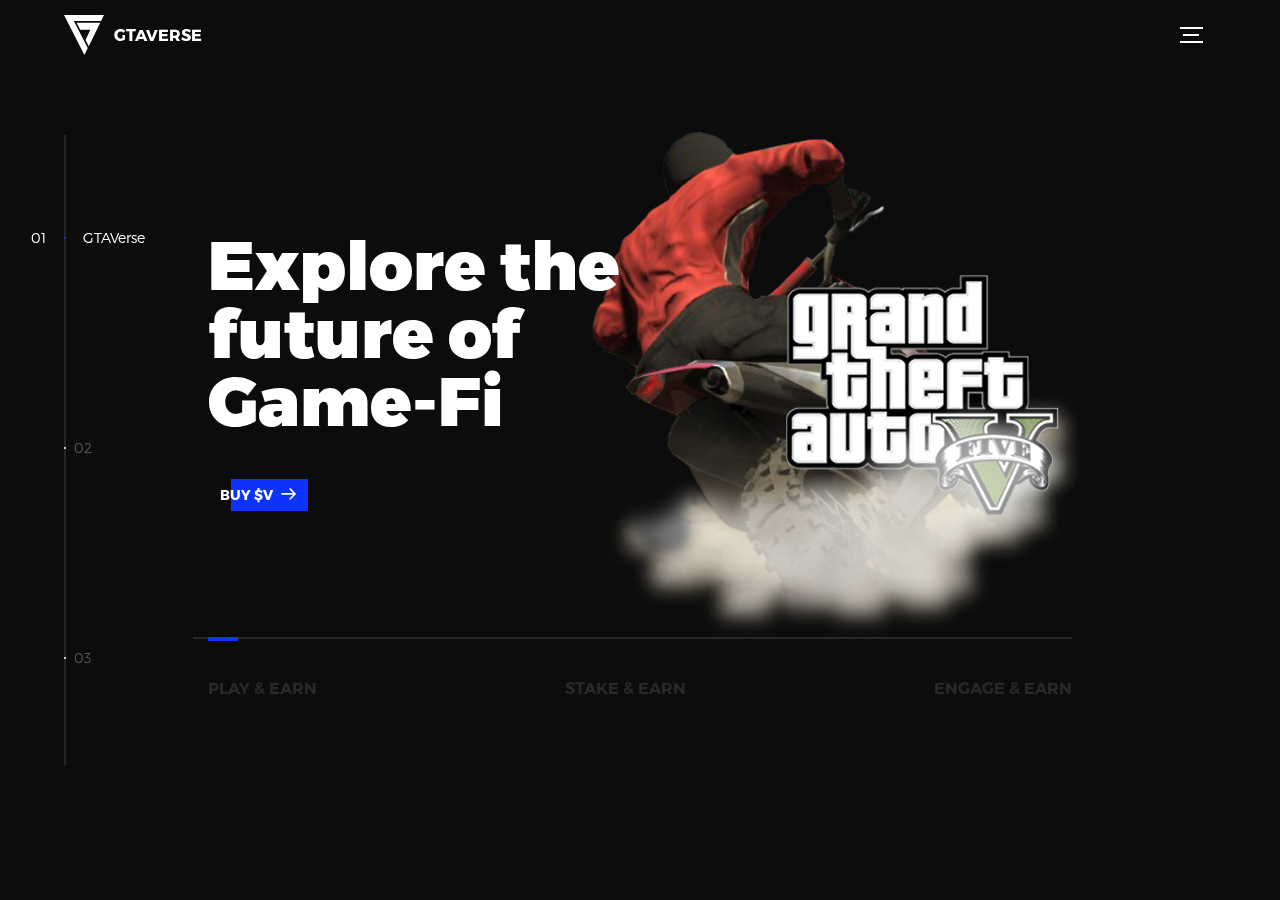
<file: index.html>
<!DOCTYPE html>
<html lang="en">
<head>
  <title>GTAVerse</title>
  <meta charset="utf-8">
  <meta name="viewport" content="width=device-width, initial-scale=1.0, maximum-scale=1.0, user-scalable=no">
  <meta http-equiv="X-UA-Compatible" content="IE=edge">
  <meta name="description" content="GTAVerse is a....">
  <meta name="keywords" content="gtaverse, earn, play, crypto, gamefi">
  <meta name="author" content="GTAVerse">
  <link rel="stylesheet" href="assets/css/main.css">
</head>
<header>
  <div>
  </div>
</header>
<body>

<!-- copyright cart curt-->
<div class="device-notification">
  <a class="device-notification--logo" href="https://x.com/gtaverseX">
    <img src="assets/img/logo.svg" width="%60" height="%60" alt="GTAVerse">
    <p>GTAVerse</p>
  </a>
  <p class="device-notification--message">:)</p>
</div>

<div class="perspective effect-rotate-left">
  <div class="container"><div class="outer-nav--return"></div>
    <div id="viewport" class="l-viewport">
      <div class="l-wrapper">
        <header class="header">
          <a class="header--logo" href="index.html">
            <img src="assets/img/logo.svg" width="10%" height="10%" alt="GTAVerse">
            <p>GTAverse</p>
          </a>
          <div class="header--nav-toggle">
            <span></span>
          </div>
        </header>
        <nav class="l-side-nav">
          <ul class="side-nav">
            <li class="is-active"><span>GTAVerse</span></li>
            <li><span>Earn $V</span></li> 
            <li><span>Collabs</span></li>
          </ul>
        </nav>
        <ul class="l-main-content main-content">
          <li class="l-section section section--is-active">
            <div class="intro">
              <div class="intro--banner">
                <h1>Explore the<br>future of<br>Game-Fi</h1>
                <button class="cta">Buy $V
                  <svg version="1.1" id="Layer_1" xmlns="http://www.w3.org/2000/svg" xmlns:xlink="http://www.w3.org/1999/xlink" x="0px" y="0px" viewBox="0 0 150 118" style="enable-background:new 0 0 150 118;" xml:space="preserve">
                  <g transform="translate(0.000000,118.000000) scale(0.100000,-0.100000)">
                    <path d="M870,1167c-34-17-55-57-46-90c3-15,81-100,194-211l187-185l-565-1c-431,0-571-3-590-13c-55-28-64-94-18-137c21-20,33-20,597-20h575l-192-193C800,103,794,94,849,39c20-20,39-29,61-29c28,0,63,30,298,262c147,144,272,271,279,282c30,51,23,60-219,304C947,1180,926,1196,870,1167z"/>
                  </g>
                  </svg>
                  <span class="btn-background"></span>
                </button>
                <img src="assets/img/pngegg.png" alt="Welcome">
              </div>
              <div class="intro--options">
                <a href="#0">
                  <h3>Play &amp; Earn</h3>
                  <p></p>
                </a>
                <a href="#0">
                  <h3>Stake &amp; Earn</h3>
                  <p></p>
                </a>
                <a href="#0">
                  <h3>Engage &amp; Earn</h3>
                  <p></p>
                </a>
              </div>
            </div>
          </li>
          <li class="l-section section">
            <div class="work">
              <h2>Earn Area</h2>
              <div class="work--lockup">
                <ul class="slider">
                  <li class="slider--item slider--item-left">
                    <a href="#0">
                      <div class="slider--item-image">
                        <img src="assets/img/engage2earn.png" alt="Victory">
                      </div>
                      <p class="slider--item-title">Engage &amp; Earn</p>
                      <p class="slider--item-description"></p>
                    </a>
                  </li>
                  <li class="slider--item slider--item-center">
                    <a href="">
                      <div class="slider--item-image">
                        <img src="assets/img/play2earn.png" alt="Metiew and Smith">
                      </div>
                      <p class="slider--item-title">Play &amp; Earn</p>
                      <p class="slider--item-description"></p>
                    </a>
                  </li>
                  <li class="slider--item slider--item-right">
                    <a href="#0">
                      <div class="slider--item-image">
                        <img src="assets/img/stake2earn.png" alt="Alex Nowak">
                      </div>
                      <p class="slider--item-title">Stake &amp; Earn</p>
                      <p class="slider--item-description"></p>
                    </a>
                  </li>
                </ul>
                <div class="slider--prev">
                  <svg version="1.1" id="Layer_1" xmlns="http://www.w3.org/2000/svg" xmlns:xlink="http://www.w3.org/1999/xlink" x="0px" y="0px"
                  viewBox="0 0 150 118" style="enable-background:new 0 0 150 118;" xml:space="preserve">
                  <g transform="translate(0.000000,118.000000) scale(0.100000,-0.100000)">
                    <path d="M561,1169C525,1155,10,640,3,612c-3-13,1-36,8-52c8-15,134-145,281-289C527,41,562,10,590,10c22,0,41,9,61,29
                    c55,55,49,64-163,278L296,510h575c564,0,576,0,597,20c46,43,37,109-18,137c-19,10-159,13-590,13l-565,1l182,180
                    c101,99,187,188,193,199c16,30,12,57-12,84C631,1174,595,1183,561,1169z"/>
                  </g>
                  </svg>
                </div>
                <div class="slider--next">
                  <svg version="1.1" id="Layer_1" xmlns="http://www.w3.org/2000/svg" xmlns:xlink="http://www.w3.org/1999/xlink" x="0px" y="0px" viewBox="0 0 150 118" style="enable-background:new 0 0 150 118;" xml:space="preserve">
                  <g transform="translate(0.000000,118.000000) scale(0.100000,-0.100000)">
                    <path d="M870,1167c-34-17-55-57-46-90c3-15,81-100,194-211l187-185l-565-1c-431,0-571-3-590-13c-55-28-64-94-18-137c21-20,33-20,597-20h575l-192-193C800,103,794,94,849,39c20-20,39-29,61-29c28,0,63,30,298,262c147,144,272,271,279,282c30,51,23,60-219,304C947,1180,926,1196,870,1167z"/>
                  </g>
                  </svg>
                </div>
              </div>
            </div>
          </li>
          <li class="l-section section">
            <div class="about">
              <div class="about--banner">
                <h2>Collabs<br>&<br>Partnerships<br></h2>
                <a href="https://x.com/gtaverseX">Roadmap
                  <span>
                    <svg version="1.1" id="Layer_1" xmlns="http://www.w3.org/2000/svg" xmlns:xlink="http://www.w3.org/1999/xlink" x="0px" y="0px" viewBox="0 0 150 118" style="enable-background:new 0 0 150 118;" xml:space="preserve">
                    <g transform="translate(0.000000,118.000000) scale(0.100000,-0.100000)">
                      <path d="M870,1167c-34-17-55-57-46-90c3-15,81-100,194-211l187-185l-565-1c-431,0-571-3-590-13c-55-28-64-94-18-137c21-20,33-20,597-20h575l-192-193C800,103,794,94,849,39c20-20,39-29,61-29c28,0,63,30,298,262c147,144,272,271,279,282c30,51,23,60-219,304C947,1180,926,1196,870,1167z"/>
                    </g>
                    </svg>
                  </span>
                </a>
                <img class="logoabout" src="assets/img/gtaverse.svg" width="40%" alt="About Us">
              </div>
              <div class="about--options">
                <a href="https://www.rockstargames.com/">
                  <h3>Rockstar Games</h3>
                </a>
                <a href="https://pump.fun/">
                  <h3>PumpFun</h3>
                </a>
                <a href="https://photon-sol.tinyastro.io/en/discover">
                  <h3>PhotonSol</h3>
                </a>
                <a href="https://altv.mp/">
                  <h3>AltV</h3>
                </a>
              </div>
            </div>
        </ul>
      </div>
    </div>
  </div>
  


  <ul class="outer-nav">
    <li class="is-active">GTAVerse</li>
    <li>Earn $V</li>
    <li>Collabs</li>
  </ul>
</div>


<script src="https://code.jquery.com/jquery-3.5.1.slim.min.js"></script>
<script>window.jQuery || document.write('<script src="assets/js/vendor/jquery-2.2.4.min.js"><\/script>')</script>
<script src="https://ajax.googleapis.com/ajax/libs/jquery/2.2.4/jquery.min.js"></script>
<script src="assets/js/functions-min.js"></script>
<script src="https://cdn.jsdelivr.net/npm/@popperjs/core@2.5.3/dist/umd/popper.min.js"></script>
<script src="https://stackpath.bootstrapcdn.com/bootstrap/4.5.2/js/bootstrap.min.js"></script>
</body>
</html>
</file>
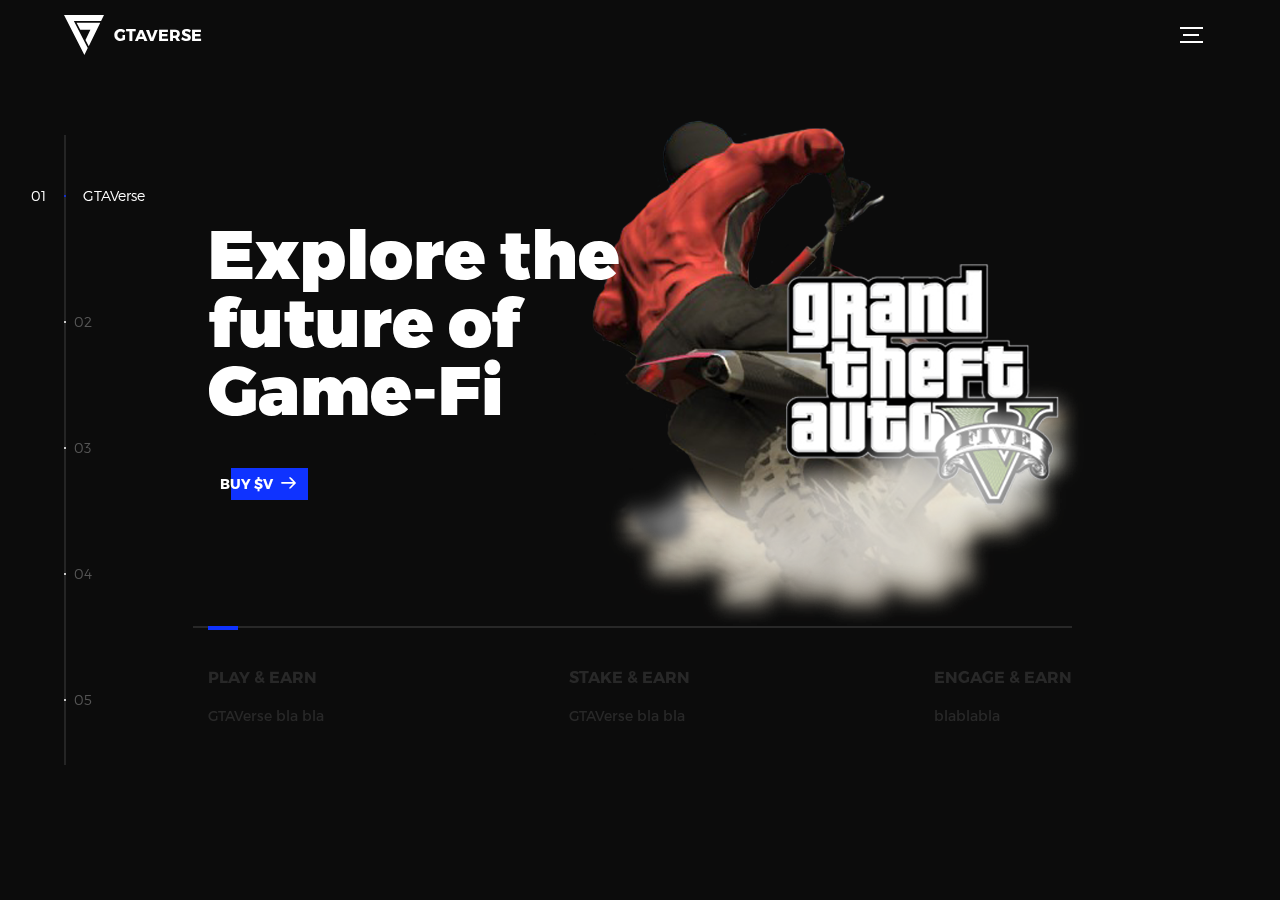
<file: indexbuglu.html>
<!DOCTYPE html>
<html lang="en">
<head>
  <title>GTAVerse</title>
  <meta charset="utf-8">
  <script src="https://ajax.googleapis.com/ajax/libs/jquery/2.2.4/jquery.min.js"></script>
  <script>window.jQuery || document.write('<script src="assets/js/vendor/jquery-2.2.4.min.js"><\/script>')</script>
  <script src="assets/js/functions-min.js"></script>
  <meta name="viewport" content="width=device-width, initial-scale=1">
  <meta http-equiv="X-UA-Compatible" content="IE=edge">
  <meta name="description" content="GTAVerse is a....">
  <meta name="keywords" content="gtaverse, earn, play, crypto, gamefi">
  <meta name="author" content="GTAVerse">
  <link rel="stylesheet" href="assets/css/main.css">
</head>
<body>

<!-- copyright cart curt-->
<div class="device-notification">
  <a class="device-notification--logo" href="#0">
    <img src="assets/img/logo.svg" width="%60" height="%60" alt="GTAVerse">
    <p>GTAVerse</p>
  </a>
  <p class="device-notification--message">gtaverse cart curt</p>
</div>

<div class="perspective effect-rotate-left">
  <div class="container"><div class="outer-nav--return"></div>
    <div id="viewport" class="l-viewport">
      <div class="l-wrapper">
        <header class="header">
          <a class="header--logo" href="index.html">
            <img src="assets/img/logo.svg" width="10%" height="10%" alt="GTAVerse">
            <p>GTAverse</p>
          </a>
          <div class="header--nav-toggle">
            <span></span>
          </div>
        </header>
        <nav class="l-side-nav">
          <ul class="side-nav">
            <li class="is-active"><span>GTAVerse</span></li>
            <li><span>Earn $V</span></li>
            <li><span>Partnerships</span></li>
            <li><span>Tokenomics</span></li>
            <li><span>Roadmap</span></li>
          </ul>
        </nav>
        <ul class="l-main-content main-content">
          <li class="l-section section section--is-active">
            <div class="intro">
              <div class="intro--banner">
                <h1>Explore the<br>future of<br>Game-Fi</h1>
                <button class="cta">Buy $V
                  <svg version="1.1" id="Layer_1" xmlns="http://www.w3.org/2000/svg" xmlns:xlink="http://www.w3.org/1999/xlink" x="0px" y="0px" viewBox="0 0 150 118" style="enable-background:new 0 0 150 118;" xml:space="preserve">
                  <g transform="translate(0.000000,118.000000) scale(0.100000,-0.100000)">
                    <path d="M870,1167c-34-17-55-57-46-90c3-15,81-100,194-211l187-185l-565-1c-431,0-571-3-590-13c-55-28-64-94-18-137c21-20,33-20,597-20h575l-192-193C800,103,794,94,849,39c20-20,39-29,61-29c28,0,63,30,298,262c147,144,272,271,279,282c30,51,23,60-219,304C947,1180,926,1196,870,1167z"/>
                  </g>
                  </svg>
                  <span class="btn-background"></span>
                </button>
                <img src="assets/img/pngegg.png" alt="Welcome">
              </div>
              <div class="intro--options">
                <a href="#0">
                  <h3>Play &amp; Earn</h3>
                  <p>GTAVerse bla bla</p>
                </a>
                <a href="#0">
                  <h3>Stake &amp; Earn</h3>
                  <p>GTAVerse bla bla</p>
                </a>
                <a href="#0">
                  <h3>Engage &amp; Earn</h3>
                  <p>blablabla</p>
                </a>
              </div>
            </div>
          </li>
          <li class="l-section section">
            <div class="work">
              <h2>Earn $V</h2>
              <div class="work--lockup">
                <ul class="slider">
                  <li class="slider--item slider--item-left">
                    <a href="#0">
                      <div class="slider--item-image">
                        <img src="assets/img/engage2earn.png" alt="Victory">
                      </div>
                      <p class="slider--item-title">Engage &amp; Earn</p>
                    </a>
                  </li>
                  <li class="slider--item slider--item-center">
                    <a href="">
                      <div class="slider--item-image">
                        <img src="assets/img/play2earn.png" alt="Metiew and Smith">
                      </div>
                      <p class="slider--item-title">Play &amp; Earn</p>
                    </a>
                  </li>
                  <li class="slider--item slider--item-right">
                    <a href="#0">
                      <div class="slider--item-image">
                        <img src="assets/img/stake2earn.png" alt="Alex Nowak">
                      </div>
                      <p class="slider--item-title">Stake &amp; Earn</p>
                    </a>
                  </li>
                </ul>
                <div class="slider--prev">
                  <svg version="1.1" id="Layer_1" xmlns="http://www.w3.org/2000/svg" xmlns:xlink="http://www.w3.org/1999/xlink" x="0px" y="0px"
                  viewBox="0 0 150 118" style="enable-background:new 0 0 150 118;" xml:space="preserve">
                  <g transform="translate(0.000000,118.000000) scale(0.100000,-0.100000)">
                    <path d="M561,1169C525,1155,10,640,3,612c-3-13,1-36,8-52c8-15,134-145,281-289C527,41,562,10,590,10c22,0,41,9,61,29
                    c55,55,49,64-163,278L296,510h575c564,0,576,0,597,20c46,43,37,109-18,137c-19,10-159,13-590,13l-565,1l182,180
                    c101,99,187,188,193,199c16,30,12,57-12,84C631,1174,595,1183,561,1169z"/>
                  </g>
                  </svg>
                </div>
                <div class="slider--next">
                  <svg version="1.1" id="Layer_1" xmlns="http://www.w3.org/2000/svg" xmlns:xlink="http://www.w3.org/1999/xlink" x="0px" y="0px" viewBox="0 0 150 118" style="enable-background:new 0 0 150 118;" xml:space="preserve">
                  <g transform="translate(0.000000,118.000000) scale(0.100000,-0.100000)">
                    <path d="M870,1167c-34-17-55-57-46-90c3-15,81-100,194-211l187-185l-565-1c-431,0-571-3-590-13c-55-28-64-94-18-137c21-20,33-20,597-20h575l-192-193C800,103,794,94,849,39c20-20,39-29,61-29c28,0,63,30,298,262c147,144,272,271,279,282c30,51,23,60-219,304C947,1180,926,1196,870,1167z"/>
                  </g>
                  </svg>
                </div>
              </div>
            </div>
          </li>
          <li class="l-section section">
            <div class="about">
              <div class="about--banner">
                <h2>Collabs<br>&<br>Partnerships<br></h2>
                <a href="tokenomics.html">Tokenomics
                  <span>
                    <svg version="1.1" id="Layer_1" xmlns="http://www.w3.org/2000/svg" xmlns:xlink="http://www.w3.org/1999/xlink" x="0px" y="0px" viewBox="0 0 150 118" style="enable-background:new 0 0 150 118;" xml:space="preserve">
                      <g transform="translate(0.000000,118.000000) scale(0.100000,-0.100000)">
                        <path d="M870,1167c-34-17-55-57-46-90c3-15,81-100,194-211l187-185l-565-1c-431,0-571-3-590-13c-55-28-64-94-18-137c21-20,33-20,597-20h575l-192-193C800,103,794,94,849,39c20-20,39-29,61-29c28,0,63,30,298,262c147,144,272,271,279,282c30,51,23,60-219,304C947,1180,926,1196,870,1167z"/>
                      </g>
                    </svg>
                  </span>
                </a> 
              </div>
              <div class="about--options">
                <a href="https://www.rockstargames.com/">
                  <h3>Rockstar Games</h3>
                </a>
                <a href="https://pump.fun/">
                  <h3>PumpFun</h3>
                </a>
                <a href="https://photon-sol.tinyastro.io/en/discover">
                  <h3>PhotonSol</h3>
                </a>
                <a href="https://dexturk.vercel.app/">
                  <h3>AltV</h3>
                </a>
              </div>
            </div>
          </li>
          <li class="l-section section">
            <div class="roadmap">
              <div class="roadmap--lockup">
              </li>
          <li class="l-section section">
            <div class="contact">
              <div class="contact--lockup">
          </li>
          <ul class="outer-nav">
            <li class="is-active">GTAVerse</li>
            <li>Earn $V</li>
            <li>alt2</li>
          </ul>
        </div>
        
        
        <script src="https://ajax.googleapis.com/ajax/libs/jquery/2.2.4/jquery.min.js"></script>
        <script>window.jQuery || document.write('<script src="assets/js/vendor/jquery-2.2.4.min.js"><\/script>')</script>
        <script src="assets/js/functions-min.js"></script>
        <script src="https://code.jquery.com/jquery-3.5.1.slim.min.js"></script>
        <script src="https://cdn.jsdelivr.net/npm/@popperjs/core@2.5.3/dist/umd/popper.min.js"></script>
        <script src="https://stackpath.bootstrapcdn.com/bootstrap/4.5.2/js/bootstrap.min.js"></script>
        </body>
        </html>
</file>
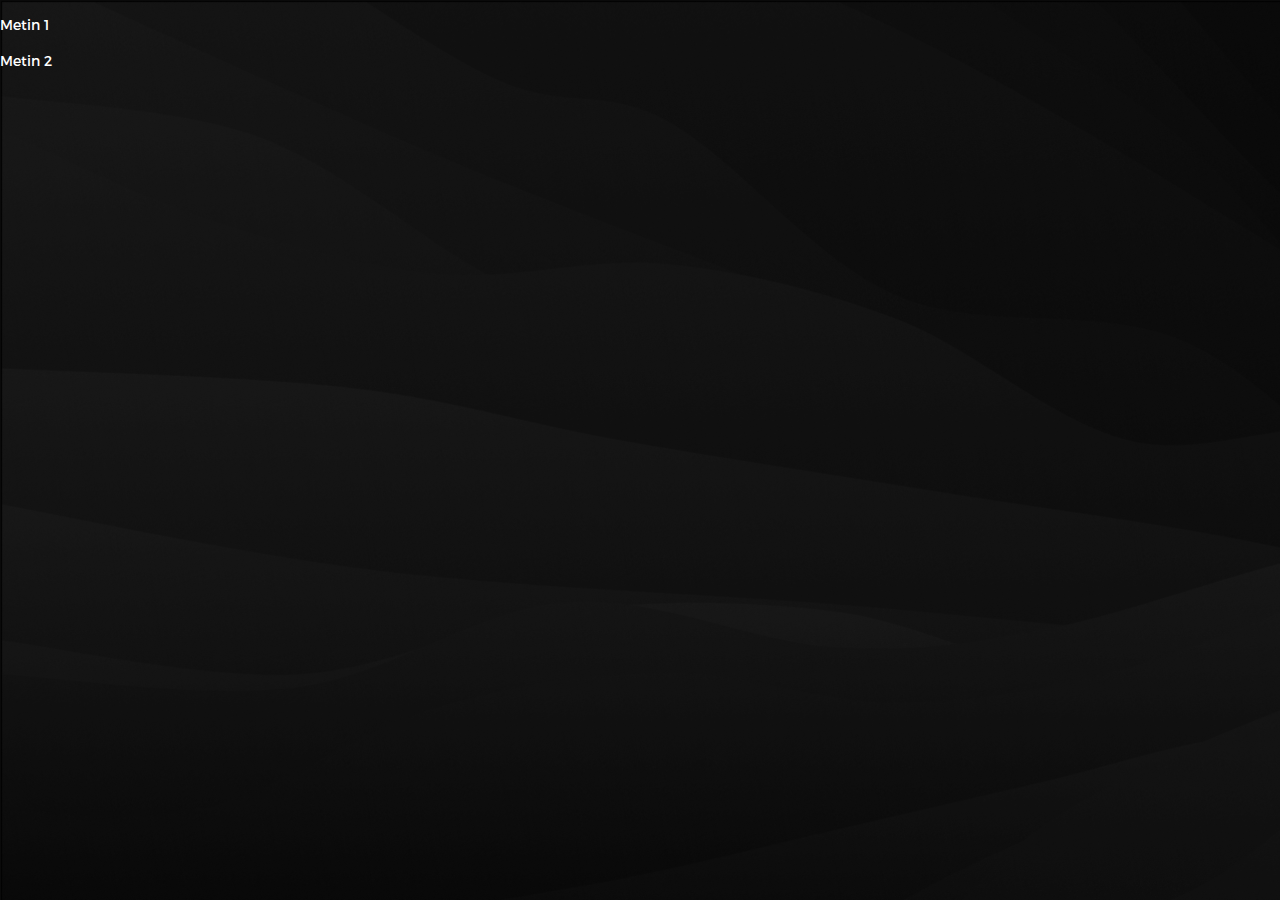
<file: roadmap.html>
<!DOCTYPE html>
<html lang="en">
<head>
  <title>GTAVerse</title>
  <meta charset="utf-8">
  <meta name="viewport" content="width=device-width, initial-scale=1">
  <meta http-equiv="X-UA-Compatible" content="IE=edge">
  <meta name="description" content="HTML5 website template">
  <meta name="keywords" content="global, template, html, sass, jquery">
  <meta name="author" content="Bucky Maler">
  <link rel="stylesheet" href="assets/css/main.css">
  <link rel="stylesheet" href="assets/css/roadmap.css">
</head>
<body>
<!-- copyright cart curt-->
<div class="device-notification">
  <a class="device-notification--logo" href="#0">
    <img src="assets/img/logo.svg" alt="Global">
    <p>Global</p>
  </a>
  <p class="device-notification--message">gtaverse cart curt</p>
</div>

<footer>
    <div>
        <p>Metin 1</p>
        <p>Metin 2</p>
        <!-- Dilediğiniz kadar metin ekleyin -->
    </div>
</footer>
</html>
</file>
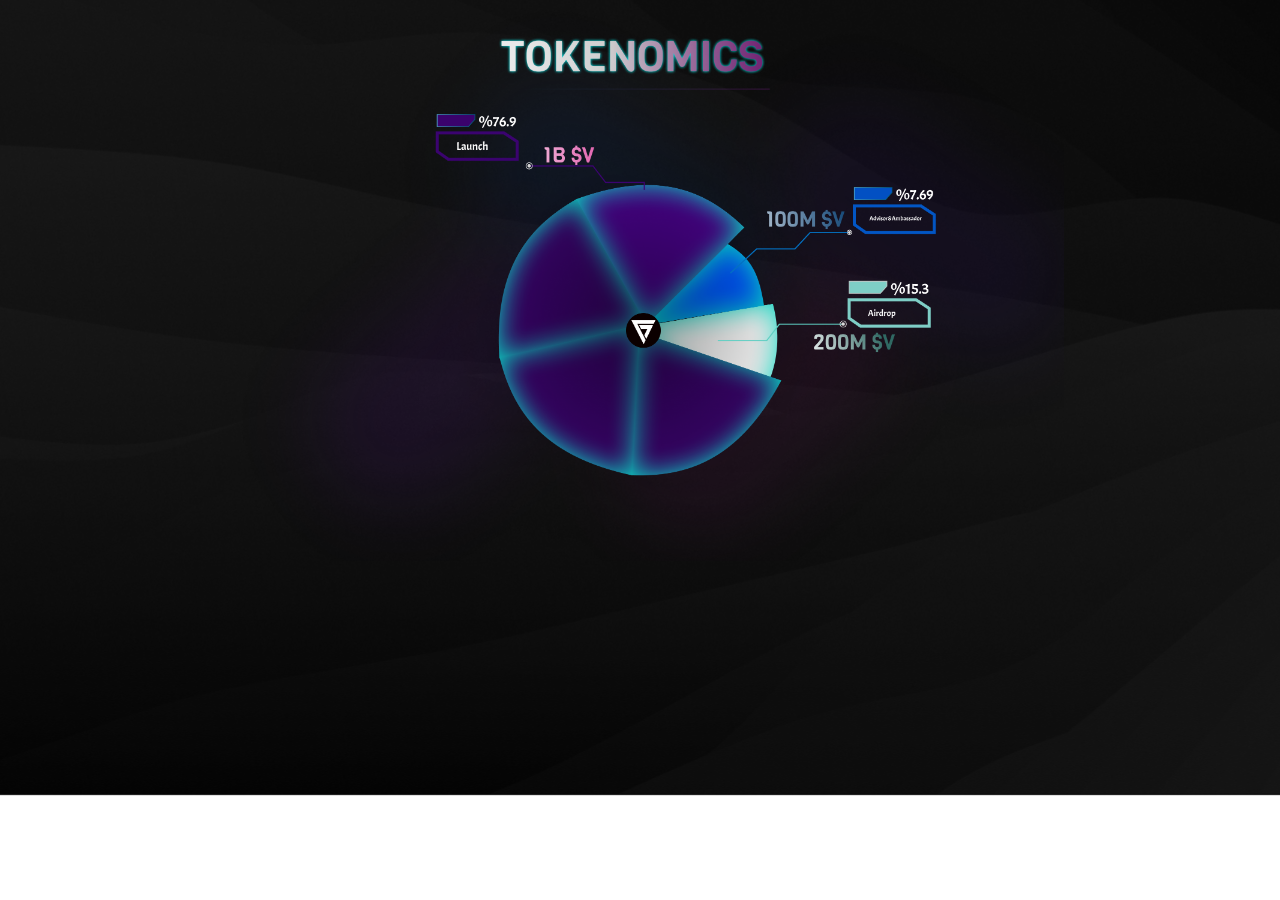
<file: tokenomics.html>
<!DOCTYPE html>
<html lang="en">
<head>
  <title>GTAVerse</title>
  <meta charset="utf-8">
  <meta name="viewport" content="width=device-width, initial-scale=1">
  <meta http-equiv="X-UA-Compatible" content="IE=edge">
  <meta name="description" content="GTAVerse is a....">
  <meta name="keywords" content="gtaverse, earn, play, crypto, gamefi">
  <meta name="author" content="GTAVerse">
  <link rel="stylesheet" href="assets/css/tokenomics.css">
</head>
<body class="test">
    <img src="./assets/img/Tokenomics (2).png" width="80%">
</body>
</file>
<file: assets/css/main.css>
@font-face{font-family:'Montserrat';src:url("fonts/Montserrat-Black.eot");src:local("☺"),url("fonts/Montserrat-Black.woff") format("woff"),url("fonts/Montserrat-Black.ttf") format("truetype"),url("fonts/Montserrat-Black.svg") format("svg");font-weight:900;font-style:normal}@font-face{font-family:'Montserrat';src:url("fonts/Montserrat-Bold.eot");src:local("☺"),url("fonts/Montserrat-Bold.woff") format("woff"),url("fonts/Montserrat-Bold.ttf") format("truetype"),url("fonts/Montserrat-Bold.svg") format("svg");font-weight:700;font-style:normal}@font-face{font-family:'Montserrat';src:url("fonts/Montserrat-Regular.eot");src:local("☺"),url("fonts/Montserrat-Regular.woff") format("woff"),url("fonts/Montserrat-Regular.ttf") format("truetype"),url("fonts/Montserrat-Regular.svg") format("svg");font-weight:400;font-style:normal}@font-face{font-family:'Montserrat';src:url("fonts/Montserrat-Light.eot");src:local("☺"),url("fonts/Montserrat-Light.woff") format("woff"),url("fonts/Montserrat-Light.ttf") format("truetype"),url("fonts/Montserrat-Light.svg") format("svg");font-weight:300;font-style:normal}/*! normalize.css v3.0.2 | MIT License | git.io/normalize */html{font-family:sans-serif;-ms-text-size-adjust:100%;-webkit-text-size-adjust:100%}body{margin:0}article,aside,details,figcaption,figure,footer,header,hgroup,main,menu,nav,section,summary{display:block}audio,canvas,progress,video{display:inline-block;vertical-align:baseline}audio:not([controls]){display:none;height:0}[hidden],template{display:none}a{background-color:transparent}a:active,a:hover{outline:0}abbr[title]{border-bottom:1px dotted}b,strong{font-weight:bold}dfn{font-style:italic}h1{font-size:2em;margin:0.67em 0}mark{background:#ff0;color:#000}small{font-size:80%}sub,sup{font-size:75%;line-height:0;position:relative;vertical-align:baseline}sup{top:-0.5em}sub{bottom:-0.25em}img{border:0}svg:not(:root){overflow:hidden}figure{margin:1em 40px}hr{box-sizing:content-box;height:0}pre{overflow:auto}code,kbd,pre,samp{font-family:monospace, monospace;font-size:1em}button,input,optgroup,select,textarea{color:inherit;font:inherit;margin:0}button{overflow:visible}button,select{text-transform:none}button,html input[type="button"],input[type="reset"],input[type="submit"]{-webkit-appearance:button;cursor:pointer}button[disabled],html input[disabled]{cursor:default}button::-moz-focus-inner,input::-moz-focus-inner{border:0;padding:0}input{line-height:normal}input[type="checkbox"],input[type="radio"]{box-sizing:border-box;padding:0}input[type="number"]::-webkit-inner-spin-button,input[type="number"]::-webkit-outer-spin-button{height:auto}input[type="search"]{-webkit-appearance:textfield;box-sizing:content-box}input[type="search"]::-webkit-search-cancel-button,input[type="search"]::-webkit-search-decoration{-webkit-appearance:none}fieldset{border:1px solid #c0c0c0;margin:0 2px;padding:0.35em 0.625em 0.75em}legend{border:0;padding:0}textarea{overflow:auto}optgroup{font-weight:bold}table{border-collapse:collapse;border-spacing:0}td,th{padding:0}::-moz-selection{background:#FFF498}::selection{background:#FFF498}::-moz-selection{background:#FFF498}img::-moz-selection{background:transparent}img::selection{background:transparent}img::-moz-selection{background:transparent}body{-webkit-tap-highlight-color:#FFF498}body{background-color:#0c0c0c;font-size:14px;line-height:1.6;font-family:"Montserrat",sans-serif;color:#fff;-webkit-font-smoothing:antialiased;-webkit-text-size-adjust:100%}.l-viewport{position:relative;width:100%;height:100vh;box-shadow:0 0 45px 5px rgba(0,0,0,0.85);overflow:hidden}.l-wrapper{position:relative;width:1440px;max-width:90%;height:100%;margin:0 auto}.l-side-nav{position:absolute;left:0;display:-webkit-box;display:-webkit-flex;display:-ms-flexbox;display:flex;height:100%;-webkit-box-align:center;-webkit-align-items:center;-ms-flex-align:center;align-items:center}.l-side-nav::before{content:"";position:absolute;top:50%;left:0;-webkit-transform:translateY(-50%);transform:translateY(-50%);width:2px;height:70%;max-height:750px;background-color:#555;opacity:.35;z-index:10}@media (max-width: 1180px){.l-side-nav{display:none}}.l-main-content{position:relative;width:100%;height:100%;margin:0;padding:0;list-style:none}.l-section{position:absolute;width:100%;height:100%}.device-notification{display:none;position:fixed;top:0;left:0;width:100%;height:100%;-webkit-box-orient:vertical;-webkit-box-direction:normal;-webkit-flex-direction:column;-ms-flex-direction:column;flex-direction:column;-webkit-box-align:center;-webkit-align-items:center;-ms-flex-align:center;-ms-grid-row-align:center;align-items:center;-webkit-box-pack:center;-webkit-justify-content:center;-ms-flex-pack:center;justify-content:center;background-color:#0c0c0c;z-index:12}.device-notification--logo{display:-webkit-box;display:-webkit-flex;display:-ms-flexbox;display:flex;-webkit-box-align:center;-webkit-align-items:center;-ms-flex-align:center;align-items:center;text-decoration:none;color:#fff}.device-notification--logo p{margin:0 0 0 10px;font-size:16px;font-weight:700;text-transform:uppercase}.device-notification--message{width:70%;margin:30px 0 0 0;font-weight:700;text-align:center}@media (max-width: 767px) and (min-width: 601px) and (max-height: 680px){.device-notification{display:-webkit-box;display:-webkit-flex;display:-ms-flexbox;display:flex}}@media (max-width: 600px) and (min-width: 480px) and (max-height: 580px){.device-notification{display:-webkit-box;display:-webkit-flex;display:-ms-flexbox;display:flex}}@media (max-width: 736px) and (min-width: 360px) and (orientation: landscape){.device-notification{display:-webkit-box;display:-webkit-flex;display:-ms-flexbox;display:flex}}@media(max-width: 359px){.device-notification{display:-webkit-box;display:-webkit-flex;display:-ms-flexbox;display:flex}}.section{opacity:0;visibility:hidden;-webkit-transition:opacity .4s ease-in-out,visibility 0s .4s;transition:opacity .4s ease-in-out,visibility 0s .4s}.section--is-active{opacity:1;visibility:visible;z-index:1;-webkit-transition:opacity .4s ease-in-out .4s;transition:opacity .4s ease-in-out .4s}.section--next{-webkit-transform:translateY(-45px);transform:translateY(-45px);-webkit-transition:-webkit-transform .4s ease-in-out;transition:-webkit-transform .4s ease-in-out;transition:transform .4s ease-in-out;transition:transform .4s ease-in-out, -webkit-transform .4s ease-in-out}.section--prev{-webkit-transform:translateY(45px);transform:translateY(45px);-webkit-transition:-webkit-transform .4s ease-in-out;transition:-webkit-transform .4s ease-in-out;transition:transform .4s ease-in-out;transition:transform .4s ease-in-out, -webkit-transform .4s ease-in-out}.header{position:absolute;top:0;left:0;display:-webkit-box;display:-webkit-flex;display:-ms-flexbox;display:flex;width:100%;height:70px;-webkit-box-align:center;-webkit-align-items:center;-ms-flex-align:center;align-items:center;-webkit-box-pack:justify;-webkit-justify-content:space-between;-ms-flex-pack:justify;justify-content:space-between;z-index:10}.header--logo{display:-webkit-box;display:-webkit-flex;display:-ms-flexbox;display:flex;-webkit-box-align:center;-webkit-align-items:center;-ms-flex-align:center;align-items:center;text-decoration:none;color:#fff}.header--logo p{margin:0 0 0 10px;font-size:16px;font-weight:700;text-transform:uppercase}.header--nav-toggle{display:-webkit-box;display:-webkit-flex;display:-ms-flexbox;display:flex;width:50px;height:50px;-webkit-box-orient:vertical;-webkit-box-direction:normal;-webkit-flex-direction:column;-ms-flex-direction:column;flex-direction:column;-webkit-box-align:center;-webkit-align-items:center;-ms-flex-align:center;align-items:center;-webkit-box-pack:center;-webkit-justify-content:center;-ms-flex-pack:center;justify-content:center;cursor:pointer}.header--nav-toggle span,.header--nav-toggle::before,.header--nav-toggle::after{content:"";position:relative;width:16px;height:2px;background-color:#fff}.header--nav-toggle::before{bottom:5px;width:23px}.header--nav-toggle::after{top:5px;width:23px}.header--cta{position:absolute;top:50%;left:50%;-webkit-transform:translate(-50%, -50%);transform:translate(-50%, -50%);padding:0 20px;line-height:30px;text-decoration:none;color:#fff;font-weight:700;text-transform:uppercase;background-color:#0f33ff;border:none;opacity:0;visibility:hidden;-webkit-transition:opacity .4s ease-in-out,visibility 0s .4s;transition:opacity .4s ease-in-out,visibility 0s .4s}.header--cta:focus{outline:none}.header--cta.is-active{opacity:1;visibility:visible;-webkit-transition:opacity .4s ease-in-out .4s;transition:opacity .4s ease-in-out .4s}@media (max-width: 767px){.header--cta{display:none}}.side-nav{position:relative;display:-webkit-box;display:-webkit-flex;display:-ms-flexbox;display:flex;width:100px;height:70%;max-height:750px;-webkit-box-orient:vertical;-webkit-box-direction:normal;-webkit-flex-direction:column;-ms-flex-direction:column;flex-direction:column;-webkit-justify-content:space-around;-ms-flex-pack:distribute;justify-content:space-around;margin:0;padding:0;list-style-position:inside;z-index:10}.side-nav>li{position:relative;top:-5px;color:#fff;font-size:6px;cursor:pointer}.side-nav>li span{position:relative;top:3px;left:10px;color:#fff;font-size:14px;font-weight:300;opacity:0;visibility:hidden}.side-nav>li::before{position:absolute;top:3px;left:10px;color:#555;font-size:14px;font-weight:300}.side-nav li:nth-child(1)::before{content:"01"}.side-nav li:nth-child(2)::before{content:"02"}.side-nav li:nth-child(3)::before{content:"03"}.side-nav li:nth-child(4)::before{content:"04"}.side-nav li:nth-child(5)::before{content:"05"}.side-nav li.is-active{color:#0f33ff;-webkit-transition:color .4s ease-in-out;transition:color .4s ease-in-out}.side-nav li.is-active span{opacity:1;visibility:visible;-webkit-transition:opacity .4s ease-in-out;transition:opacity .4s ease-in-out}.side-nav li.is-active::before{left:-33px;color:#fff}.intro{position:relative;display:-webkit-box;display:-webkit-flex;display:-ms-flexbox;display:flex;width:900px;max-width:75%;height:100%;-webkit-box-orient:vertical;-webkit-box-direction:normal;-webkit-flex-direction:column;-ms-flex-direction:column;flex-direction:column;-webkit-box-pack:center;-webkit-justify-content:center;-ms-flex-pack:center;justify-content:center;margin:0 auto}@media (max-width: 1180px){.intro{max-width:100%}}.intro--banner{position:relative;height:475px}.intro--banner::before{content:"";position:absolute;bottom:20px;left:-15px;right:0;height:2px;background-color:#282828}.intro--banner::after{content:"";position:absolute;bottom:18px;left:0;width:30px;height:4px;background-color:#0f33ff}.intro--banner h1{position:relative;font-size:68px;font-weight:900;line-height:1;z-index:1}.intro--banner button{position:relative;padding:5px 17px 5px 12px;font-weight:700;text-transform:uppercase;background-color:transparent;border:none}.intro--banner button .btn-background{position:absolute;top:0;left:23px;right:0;height:100%;background-color:#0f33ff;z-index:-1;-webkit-transition:left .2s ease-in-out;transition:left .2s ease-in-out}.intro--banner button:hover .btn-background{left:0}.intro--banner button:focus{outline:none}.intro--banner button svg{position:relative;left:5px;width:15px;fill:#fff}.intro--banner img{position:absolute;bottom:21px;right:-12px}.intro--options{display:-webkit-box;display:-webkit-flex;display:-ms-flexbox;display:flex;-webkit-box-pack:justify;-webkit-justify-content:space-between;-ms-flex-pack:justify;justify-content:space-between;margin:0;padding:0;list-style:none}.intro--options>a{max-width:250px;text-decoration:none;color:#282828;-webkit-transition:color .2s ease-in-out;transition:color .2s ease-in-out}.intro--options>a:hover{color:#fff}.intro--options h3{font-size:16px;text-transform:uppercase}.intro--options p{margin-bottom:0}@media (max-width: 900px){.intro--banner{height:380px}.intro--banner h1{font-size:55px}.intro--banner img{width:430px}.intro--options>a{margin-right:30px}.intro--options>a:last-child{margin-right:0}}@media (max-width: 767px){.intro--banner{height:305px}.intro--banner h1{font-size:44px}.intro--banner img{width:330px}.intro--options{display:block}.intro--options>a{display:block;max-width:100%;margin:0 0 30px 0}.intro--options>a:last-child{margin-bottom:0}}@media (max-width: 600px){.intro--banner{height:360px}.intro--banner h1{font-size:55px}.intro--banner img{display:none}}@media (max-width: 600px) and (max-height: 750px){.intro--banner{height:auto}.intro--banner::before,.intro--banner::after{display:none}.intro--banner h1{margin-top:0}.intro--options{display:none}}.work{position:relative;display:-webkit-box;display:-webkit-flex;display:-ms-flexbox;display:flex;width:960px;max-width:80%;height:100%;-webkit-box-orient:vertical;-webkit-box-direction:normal;-webkit-flex-direction:column;-ms-flex-direction:column;flex-direction:column;-webkit-box-pack:center;-webkit-justify-content:center;-ms-flex-pack:center;justify-content:center;margin:0 auto}@media (max-width: 1180px){.work{max-width:100%}}.work h2{margin:0 0 20px 0;font-size:30px;text-align:center}.work--lockup{position:relative}.work--lockup .slider{position:relative;display:-webkit-box;display:-webkit-flex;display:-ms-flexbox;display:flex;width:80%;margin:0 auto;padding:0;list-style:none}.work--lockup .slider--item{position:absolute;display:none;text-align:center}.work--lockup .slider--item a{text-decoration:none;color:#858585}.work--lockup .slider--item-title{margin-top:10px;font-size:12px;font-weight:700;text-transform:uppercase}.work--lockup .slider--item-description{display:none;max-width:250px;margin:0 auto}.work--lockup .slider--item-image{width:150px;height:150px;margin:0 auto;border-radius:50%;overflow:hidden}.work--lockup .slider--item-image img{width:100%}.work--lockup .slider--item-left{top:50%;left:0;-webkit-transform:translateY(-50%);transform:translateY(-50%);display:block}.work--lockup .slider--item-right{top:50%;right:0;-webkit-transform:translateY(-50%);transform:translateY(-50%);display:block}.work--lockup .slider--item-center{position:relative;top:30px;left:50%;-webkit-transform:translateX(-50%);transform:translateX(-50%);display:block}.work--lockup .slider--item-center a{color:#fff}.work--lockup .slider--item-center .slider--item-title{margin-top:25px;font-size:16px}.work--lockup .slider--item-center .slider--item-description{display:block}.work--lockup .slider--item-center .slider--item-image{width:300px;height:300px}.work--lockup .slider--next,.work--lockup .slider--prev{position:absolute;top:160px;display:-webkit-box;display:-webkit-flex;display:-ms-flexbox;display:flex;width:50px;height:50px;-webkit-box-align:center;-webkit-align-items:center;-ms-flex-align:center;align-items:center;-webkit-box-pack:center;-webkit-justify-content:center;-ms-flex-pack:center;justify-content:center;background-color:#282828;border-radius:50%;cursor:pointer}.work--lockup .slider--next svg,.work--lockup .slider--prev svg{width:20px;fill:#fff}.work--lockup .slider--next{right:0}.work--lockup .slider--prev{left:0}@media (max-width: 900px){.work--lockup .slider--item-image{width:120px;height:120px}.work--lockup .slider--item-center .slider--item-image{width:240px;height:240px}.work--lockup .slider--next,.work--lockup .slider--prev{top:130px}}@media (max-width: 767px){.work--lockup .slider{width:75%}.work--lockup .slider--item-image{width:90px;height:90px}.work--lockup .slider--item-center .slider--item-image{width:190px;height:190px}.work--lockup .slider--next,.work--lockup .slider--prev{top:105px}}@media (max-width: 600px){.work--lockup .slider{width:auto}.work--lockup .slider--item-left,.work--lockup .slider--item-right{display:none}}.about{position:relative;display:-webkit-box;display:-webkit-flex;display:-ms-flexbox;display:flex;width:900px;max-width:75%;height:100%;-webkit-box-orient:vertical;-webkit-box-direction:normal;-webkit-flex-direction:column;-ms-flex-direction:column;flex-direction:column;-webkit-box-pack:center;-webkit-justify-content:center;-ms-flex-pack:center;justify-content:center;margin:0 auto}@media (max-width: 1180px){.about{max-width:100%}}.about--banner{position:relative;height:475px}.about--banner::before{content:"";position:absolute;top:20px;left:200px;-webkit-transform:rotate(-25deg);transform:rotate(-25deg);border:5px solid #0f33ff;border-right-color:transparent;border-bottom-color:transparent}.about--banner::after{content:"";position:absolute;top:75px;left:400px;-webkit-transform:rotate(45deg);transform:rotate(45deg);width:10px;height:10px;background-color:#0f33ff}.about--banner h2{position:relative;margin-top:35px;font-size:68px;font-weight:900;line-height:1;z-index:1}.about--banner h2::before{content:"";position:absolute;top:60px;left:268px;width:30px;height:30px;background-color:#0f33ff;border-radius:50%}.about--banner h2::after{content:"";position:absolute;top:255px;left:255px;width:10px;height:10px;background-color:#0f33ff}.about--banner a{padding:5px 17px 5px 0;text-decoration:none;color:#fff;font-weight:700;text-transform:uppercase;background-color:transparent}.about--banner a:hover svg{left:10px}.about--banner a svg{position:relative;left:5px;width:15px;fill:#fff;-webkit-transition:left .2s ease-in-out;transition:left .2s ease-in-out}.about--banner img{position:absolute;bottom:-90px;right:-12px}.about--options{display:-webkit-box;display:-webkit-flex;display:-ms-flexbox;display:flex;max-width:600px;-webkit-box-pack:justify;-webkit-justify-content:space-between;-ms-flex-pack:justify;justify-content:space-between;margin:0;padding:0;list-style:none}.about--options>a{position:relative;width:150px;height:75px;text-decoration:none;color:#fff;border:10px solid #0f33ff;background-position:center;background-size:cover;background-repeat:no-repeat}.about--options>a:nth-child(1){background-image:url("../img/about-winners.jpg")}.about--options>a:nth-child(2){background-image:url("../img/about-philosophy.jpg")}.about--options>a:nth-child(3){background-image:url("../img/about-history.jpg")}.about--options>a:hover h3{bottom:-50px}.about--options h3{position:absolute;bottom:-38px;left:10px;font-size:16px;text-transform:uppercase;-webkit-transition:bottom .2s ease-in-out,left .2s ease-in-out;transition:bottom .2s ease-in-out,left .2s ease-in-out}@media (max-width: 767px){.about--banner{height:305px}.about--banner::before{top:0;left:125px}.about--banner::after{top:35px;left:260px}.about--banner h2{margin-top:10px;font-size:44px}.about--banner h2::before{top:28px;left:168px}.about--banner h2::after{top:163px;left:163px}.about--banner img{width:315px}}@media (max-width: 600px){.about--banner{height:auto}.about--banner::before{left:155px}.about--banner::after{left:310px}.about--banner h2{margin-top:0;font-size:55px}.about--banner h2::before{top:43px;left:214px}.about--banner h2::after{top:205px;left:205px}.about--banner img{display:none}.about--options{display:none}}.contact{position:fixed;top:0;left:0;width:100%;height:100%;background-image:url("../img/contact-visual.png");background-position:center;background-size:cover;background-repeat:no-repeat}.contact--lockup{position:relative;display:-webkit-box;display:-webkit-flex;display:-ms-flexbox;display:flex;width:900px;max-width:75%;height:100%;-webkit-box-align:center;-webkit-align-items:center;-ms-flex-align:center;align-items:center;-webkit-box-pack:end;-webkit-justify-content:flex-end;-ms-flex-pack:end;justify-content:flex-end;margin:0 auto}@media (max-width: 1180px){.contact--lockup{max-width:90%}}@media (max-width: 767px){.contact--lockup{-webkit-box-pack:center;-webkit-justify-content:center;-ms-flex-pack:center;justify-content:center}}.contact--lockup .modal{padding:45px 45px;text-align:center;background-color:#0c0c0c;box-shadow:0 0 30px 0 rgba(0,0,0,0.75)}.contact--lockup .modal--information p,.contact--lockup .modal--information a{display:block;margin:14px 0;text-decoration:none;color:#fff;font-weight:700}.contact--lockup .modal--information p{margin-top:0}.contact--lockup .modal--options{margin:0;padding:0;list-style:none}.contact--lockup .modal--options>li{width:130px;margin:0 auto 25px auto}.contact--lockup .modal--options li:nth-child(1){background-color:#1769ff}.contact--lockup .modal--options li:nth-child(2){background-color:#ea4c89}.contact--lockup .modal--options li:nth-child(3){margin-bottom:0;background-color:#0f33ff;text-transform:uppercase}.contact--lockup .modal--options a{display:block;width:100%;padding:8px 0;text-decoration:none;color:#fff;font-weight:700}.hire{position:relative;display:-webkit-box;display:-webkit-flex;display:-ms-flexbox;display:flex;width:700px;max-width:75%;height:100%;-webkit-box-orient:vertical;-webkit-box-direction:normal;-webkit-flex-direction:column;-ms-flex-direction:column;flex-direction:column;-webkit-box-pack:center;-webkit-justify-content:center;-ms-flex-pack:center;justify-content:center;margin:0 auto}@media (max-width: 1180px){.hire{max-width:100%}}.hire h2{margin:0 0 20px 0;font-size:30px;text-align:center}.work-request{display:-webkit-box;display:-webkit-flex;display:-ms-flexbox;display:flex;width:100%;-webkit-box-orient:vertical;-webkit-box-direction:normal;-webkit-flex-direction:column;-ms-flex-direction:column;flex-direction:column;-webkit-box-align:center;-webkit-align-items:center;-ms-flex-align:center;align-items:center;color:#fff}.work-request input[type="submit"]{width:400px;max-width:100%;line-height:50px;font-size:16px;font-weight:700;text-transform:uppercase;background-color:#0f33ff;border:none;border-radius:0}.work-request input[type="submit"]:focus{outline:none}.work-request--options{display:-webkit-box;display:-webkit-flex;display:-ms-flexbox;display:flex;width:100%;-webkit-box-orient:vertical;-webkit-box-direction:normal;-webkit-flex-direction:column;-ms-flex-direction:column;flex-direction:column;-webkit-box-align:center;-webkit-align-items:center;-ms-flex-align:center;align-items:center;margin:30px 0}.work-request--options .options-a{display:-webkit-box;display:-webkit-flex;display:-ms-flexbox;display:flex;width:100%;-webkit-box-pack:justify;-webkit-justify-content:space-between;-ms-flex-pack:justify;justify-content:space-between}.work-request--options .options-b{display:-webkit-box;display:-webkit-flex;display:-ms-flexbox;display:flex;width:72%;-webkit-flex-wrap:wrap;-ms-flex-wrap:wrap;flex-wrap:wrap;-webkit-justify-content:space-around;-ms-flex-pack:distribute;justify-content:space-around}.work-request--options label{display:block;width:200px;margin-bottom:30px;line-height:50px;font-size:16px;font-weight:700;text-align:center;border:2px solid #fff;cursor:pointer;-webkit-transition:background-color .2s ease-in-out,border-color .2s ease-in-out;transition:background-color .2s ease-in-out,border-color .2s ease-in-out}.work-request--options label svg{position:relative;left:-5px;width:0;fill:#fff;-webkit-transition:width .2s ease-in-out;transition:width .2s ease-in-out}.work-request--options input[type="checkbox"]{display:none}.work-request--options input[type="checkbox"]:checked+label{background-color:#0f33ff;border-color:#0f33ff}.work-request--options input[type="checkbox"]:checked+label svg{width:15px}.work-request--information{display:-webkit-box;display:-webkit-flex;display:-ms-flexbox;display:flex;width:100%;-webkit-box-pack:justify;-webkit-justify-content:space-between;-ms-flex-pack:justify;justify-content:space-between;margin-bottom:60px}.work-request--information .information-name,.work-request--information .information-email{position:relative;width:45%;height:50px;font-size:30px;font-weight:300}.work-request--information input[type="text"],.work-request--information input[type="email"]{width:100%;padding:0 0 5px 0;background-color:transparent;border:none;border-bottom:1px solid #fff;border-radius:0}.work-request--information input[type="text"]:focus,.work-request--information input[type="email"]:focus{outline:none;background-color:#0c0c0c}.work-request--information label{position:absolute;top:0;left:0;pointer-events:none;-webkit-transition:top .2s ease-in-out,font-size .2s ease-in-out;transition:top .2s ease-in-out,font-size .2s ease-in-out}.work-request--information input:focus+label,.work-request--information input.has-value+label{top:-15px;font-size:14px}@media (max-width: 767px){.work-request--options{-webkit-box-orient:horizontal;-webkit-box-direction:normal;-webkit-flex-direction:row;-ms-flex-direction:row;flex-direction:row;-webkit-justify-content:space-around;-ms-flex-pack:distribute;justify-content:space-around}.work-request--options .options-a,.work-request--options .options-b{display:block;width:auto}}@media (max-width: 600px){.work-request--options{margin:20px 0}}@media (max-width: 600px) and (max-width: 415px){.work-request--options{-webkit-box-pack:justify;-webkit-justify-content:space-between;-ms-flex-pack:justify;justify-content:space-between}}@media (max-width: 600px){.work-request--options label{width:150px;margin-bottom:15px;font-size:14px}.work-request--options input[type="checkbox"]:checked+label svg{width:12px}.work-request--information{margin-bottom:30px}.work-request--information .information-name,.work-request--information .information-email{height:40px;font-size:24px}}.perspective{position:relative;width:100%;height:100%;overflow:hidden}.perspective--modalview{position:fixed;-webkit-perspective:1500px;perspective:1500px}.container{position:relative;-webkit-transform:translateZ(0) translateX(0) rotateY(0deg);transform:translateZ(0) translateX(0) rotateY(0deg);min-height:100%;outline:30px solid #0f33ff;-webkit-transition:-webkit-transform .4s;transition:-webkit-transform .4s;transition:transform .4s;transition:transform .4s, -webkit-transform .4s}.modalview .container{position:absolute;width:100%;height:100%;overflow:hidden;-webkit-backface-visibility:hidden;backface-visibility:hidden}.effect-rotate-left .container{-webkit-transform-origin:0% 50%;transform-origin:0% 50%;-webkit-transition:-webkit-transform .4s;transition:-webkit-transform .4s;transition:transform .4s;transition:transform .4s, -webkit-transform .4s}.effect-rotate-left--animate .container{-webkit-transform:translateZ(-1800px) translateX(-50%) rotateY(45deg);transform:translateZ(-1800px) translateX(-50%) rotateY(45deg);outline:30px solid #0f33ff}.outer-nav{position:absolute;top:50%;left:55%;-webkit-transform:translateY(-50%);transform:translateY(-50%);-webkit-transform-style:preserve-3d;transform-style:preserve-3d;margin:0;padding:0;list-style:none;text-align:center;visibility:hidden;-webkit-transition:visibility 0s .2s;transition:visibility 0s .2s}.outer-nav.is-vis{visibility:visible}.outer-nav--return{position:absolute;top:0;left:0;width:100%;height:100%;display:none;cursor:pointer;z-index:11}.outer-nav--return.is-vis{display:block}.outer-nav>li{-webkit-transform-style:preserve-3d;transform-style:preserve-3d;-webkit-transform:translateX(350px) translateZ(-1000px);transform:translateX(350px) translateZ(-1000px);font-size:55px;font-weight:900;opacity:0;cursor:pointer;-webkit-transition:opacity .2s,-webkit-transform .2s;transition:opacity .2s,-webkit-transform .2s;transition:transform .2s,opacity .2s;transition:transform .2s,opacity .2s,-webkit-transform .2s}.outer-nav>li.is-vis{-webkit-transform:translateX(0) translateZ(0);transform:translateX(0) translateZ(0);opacity:1;-webkit-transition:opacity .4s,-webkit-transform .4s;transition:opacity .4s,-webkit-transform .4s;transition:transform .4s,opacity .4s;transition:transform .4s,opacity .4s,-webkit-transform .4s}.outer-nav>li::before{content:"";position:absolute;top:50%;left:50%;-webkit-transform:translate(-50%, -25%);transform:translate(-50%, -25%);width:110%;height:15px;opacity:0;background-color:#0f33ff}.outer-nav>li.is-active::before{opacity:1}@media (max-width: 767px){.outer-nav>li{font-size:44px}}@media (max-width: 600px){.outer-nav>li{font-size:34px}}.outer-nav li.is-vis:nth-child(2){-webkit-transition-delay:.04s;transition-delay:.04s}.outer-nav li.is-vis:nth-child(3){-webkit-transition-delay:.08s;transition-delay:.08s}.outer-nav li.is-vis:nth-child(4){-webkit-transition-delay:.12s;transition-delay:.12s}.outer-nav li.is-vis:nth-child(5){-webkit-transition-delay:.16s;transition-delay:.16s}
</file>
<file: assets/css/roadmap.css>
body {
  margin: 0;
  background-image: url("../img/deee1.png");
}

.roadmap-title {
  text-align: center;
  background: linear-gradient(90deg, #ef24fd 0%, #0bf5c5 100%);
  background-clip: text;
  -webkit-background-clip: text;
  -webkit-text-fill-color: transparent;
  font: 500 75px Futura, sans-serif;
}

@media (max-width: 991px) {
  .roadmap-title {
    font-size: 40px;
  }
}

.road-map-container {
  align-content: center;
  display: flex;
  width: 960px;
  max-width: 100%;
  flex-direction: column;
  margin: 0 0 14px 66px;
}

.title {
  text-align: center;
  background: linear-gradient(90deg, #ef24fd 0%, #0bf5c5 100%);
  background-clip: text;
  -webkit-background-clip: text;
  -webkit-text-fill-color: transparent;
  align-self: center;
  font: 500 75px Futura, sans-serif;
}

@media (max-width: 991px) {
  .title {
    font-size: 40px;
  }
}

.content {
  z-index: 10;
  margin-top: 96px;
}

@media (max-width: 991px) {
  .content {
    max-width: 100%;
    margin-top: 40px;
  }
}

.road-map {
  gap: 20px;
  display: flex;
}

@media (max-width: 991px) {
  .road-map {
    flex-direction: column;
    align-items: stretch;
    gap: 0px;
  }
}

.road-map-column {
  display: flex;
  flex-direction: column;
  line-height: normal;
  width: 63%;
  margin-left: 0px;
}

@media (max-width: 991px) {
  .road-map-column {
    width: 100%;
  }
}

.column-wrapper {
  flex-grow: 1;
}

@media (max-width: 991px) {
  .column-wrapper {
    max-width: 100%;
    margin-top: 19px;
  }
}

.column-content {
  gap: 20px;
  display: flex;
}

@media (max-width: 991px) {
  .column-content {
    flex-direction: column;
    align-items: stretch;
    gap: 0px;
  }
}

.text-column {
  display: flex;
  flex-direction: column;
  line-height: normal;
  width: 42%;
  margin-left: 0px;
}

@media (max-width: 991px) {
  .text-column {
    width: 100%;
  }
}

.quarter-section {
  z-index: 10;
  display: flex;
  margin-top: 46px;
  flex-direction: column;
  font-size: 30px;
  color: var(--icon-color, #fff);
  font-weight: 500;
}

@media (max-width: 991px) {
  .quarter-section {
    margin-top: 40px;
  }
}

.quarter-title {
  text-align: center;
  font-family: Futura, sans-serif;
  width: 220.446px;
  height: 52.309px;
  flex-shrink: 0;
}

.quarter-content {
  color: var(--icon-color, #FFF);
  font-family: "Roboto Mono";
  font-size: 17.187px;
  font-style: normal;
  font-weight: 400;
  line-height: 168%; /* 28.875px */
}

.quarter-subtitle {
  text-align: center;
  font-family: Futura, sans-serif;
  margin-top: 227px;
}

@media (max-width: 991px) {
  .quarter-subtitle {
    margin-top: 40px;
  }
}

.image-column {
  display: flex;
  flex-direction: column;
  line-height: normal;
  width: 58%;
  margin-left: 20px;
}

@media (max-width: 991px) {
  .image-column {
    width: 100%;
  }
}

.image {
  aspect-ratio: 0.65;
  object-fit: auto;
  object-position: center;
  width: 100%;
  flex-grow: 1;
}

.extra-column {
  display: flex;
  flex-direction: column;
  line-height: normal;
  width: 37%;
  margin-left: 20px;
}

@media (max-width: 991px) {
  .extra-column {
    width: 100%;
  }
}

.extra-content {
  display: flex;
  flex-direction: column;
  align-self: stretch;
  color: var(--icon-color, #fff);
  margin: auto 0;
}

@media (max-width: 991px) {
  .extra-content {
    margin-top: 40px;
  }
}

.extra-title {
  text-align: center;
  font-family: Futura, sans-serif;
  width: 220.446px;
  height: 52.309px;
  flex-shrink: 0;
}

.extra-description {
  margin-top: 29px;
  font: 400 17px/29px Roboto Mono, -apple-system, Roboto, Helvetica, sans-serif;
}

.extra-summary {
  color: var(--icon-color, #fff);
  font: 400 17px/29px Roboto Mono, -apple-system, Roboto, Helvetica, sans-serif;
}

@media (max-width: 991px) {
  .extra-summary {
    max-width: 100%;
  }
}
  .baslik1 {
    color: var(--icon-color, #FFF);
    text-align: center;
    font-family: Futura;
    font-size: 29.891px;
    font-style: normal;
    font-weight: 500;
    line-height: normal;
    width: 220.446px;
    height: 52.309px;
    flex-shrink: 0;
    margin-top: -15px;
    margin-left: 70px;
  }
  .baslik2 {
    color: var(--icon-color, #FFF);
    text-align: center;
    font-family: Futura;
    font-size: 29.891px;
    font-style: normal;
    font-weight: 500;
    line-height: normal;
    width: 220.446px;
    height: 52.309px;
    flex-shrink: 0;
    margin-top: 70px;
    margin-left: -50px;
  }
  .baslik3 {
    color: var(--icon-color, #FFF);
    text-align: center;
    font-family: Futura;
    font-size: 29.891px;
    font-style: normal;
    font-weight: 500;
    line-height: normal;
    width: 220.446px;
    height: 52.309px;
    flex-shrink: 0;
    margin-top: 145px;
    margin-left: 70px;
  }

  .yazi1 {
    color: var(--icon-color, #FFF);
    font-family: "Roboto Mono";
    font-size: 17.187px;
    font-style: normal;
    font-weight: 400;
    line-height: 168%; /* 28.875px */
    width: 298.567px;
    height: 93.379px;
    flex-shrink: 0;
    margin-left: 100px;
    margin-top: -30px;
  }
  .yazi2 {
    color: var(--icon-color, #FFF);
    font-family: "Roboto Mono";
    font-size: 17.187px;
    font-style: normal;
    font-weight: 400;
    line-height: 168%; /* 28.875px */
    width: 364.915px;
    height: 117.952px;
    flex-shrink: 0;
    margin-left: -20px;
    margin-top: -30px;
  }

  .yazi3 {
    color: var(--icon-color, #FFF);
    font-family: "Roboto Mono";
    font-size: 17.187px;
    font-style: normal;
    font-weight: 400;
    line-height: 168%; /* 28.875px */
    width: 323.14px;
    height: 93.379px;
    flex-shrink: 0;
    margin-left: 100px;
    margin-top: -70px;
  }
  .sagresim1 {
    position: relative;
    margin-top: -60%;
    margin-left: 80%; /* 1100px yerine yüzde ile hizalama */
    transform: translateX(50%); /* Öğeyi tam olarak sağa hizalar */
    width: 50%;
  }
  
  body {
    overflow-x: hidden; /* Yatay scrollbarları gizler */
    overflow-y: hidden;
  }
</file>
<file: assets/css/tokenomics.css>
.test {
    margin: 0;
    background-image: url("../img/deee1.png");
    background-position: center;
    background-size: auto;
    background-repeat: no-repeat;
    overflow: hidden;
    margin-left: 200px;
}
</file>
